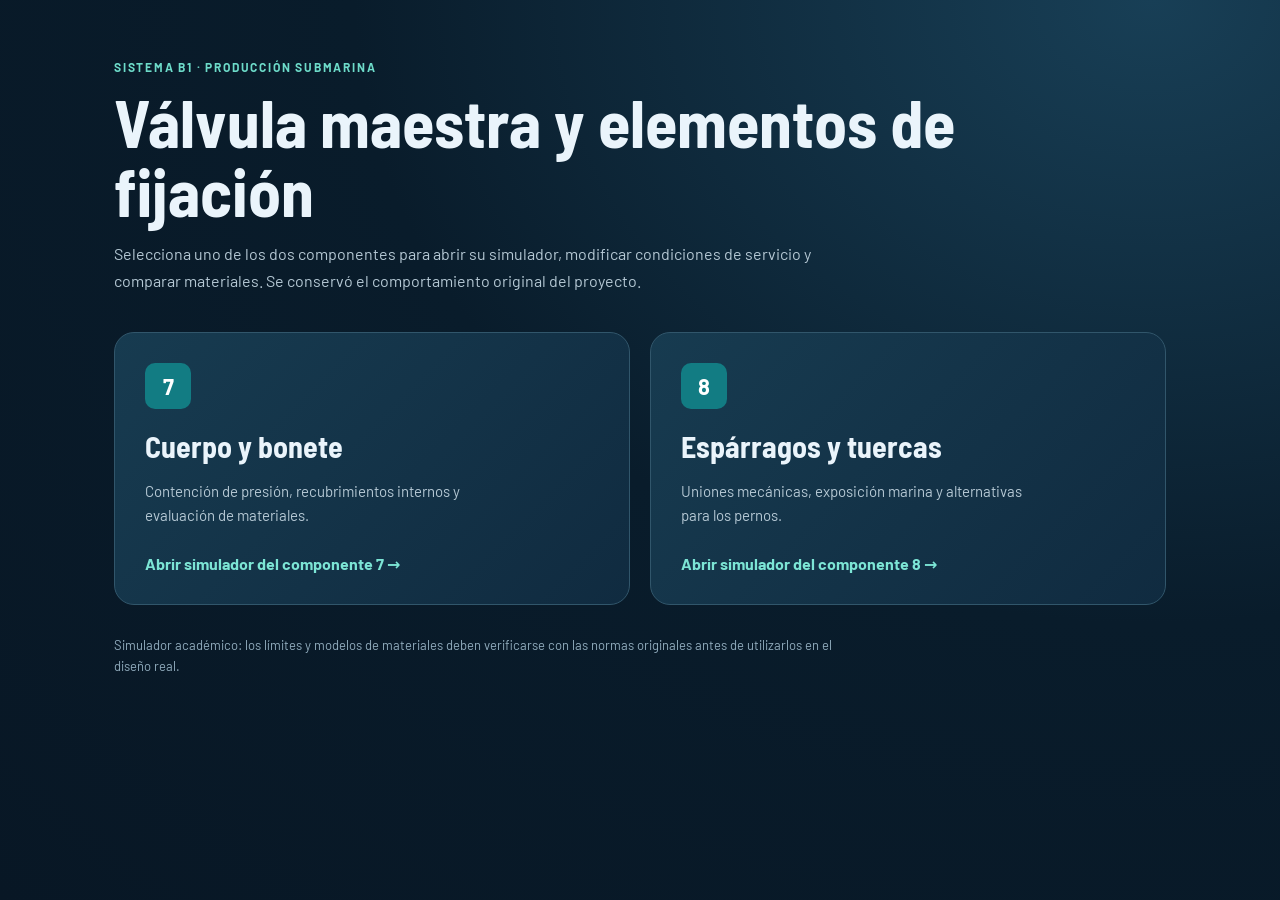
<file: B1_Valvula_Esparragos_Web/index.html>
<!DOCTYPE html>
<html lang="es"><head><meta charset="utf-8"><meta name="viewport" content="width=device-width,initial-scale=1"><title>B1 · Válvula maestra y fijaciones</title><link rel="preconnect" href="https://fonts.googleapis.com"><link rel="preconnect" href="https://fonts.gstatic.com" crossorigin><link href="https://fonts.googleapis.com/css2?family=Barlow:wght@400;500;600;700&family=Barlow+Semi+Condensed:wght@600;700;800&display=swap" rel="stylesheet"><style>
:root{color-scheme:dark}*{box-sizing:border-box}body{margin:0;min-height:100vh;background:radial-gradient(ellipse at 90% 0%,#183f56 0%,#091c2b 49%,#081725 100%);font-family:Barlow,system-ui,sans-serif;color:#eaf4fb}main{max-width:1100px;margin:0 auto;padding:60px 24px 85px}.eyebrow{color:#6ddbc9;letter-spacing:.15em;text-transform:uppercase;font-size:12px;font-weight:700}h1{font-family:'Barlow Semi Condensed',sans-serif;font-size:clamp(36px,6vw,66px);line-height:1.04;margin:14px 0 12px}p{color:#b5c8d4;line-height:1.65;max-width:730px}.grid{display:grid;grid-template-columns:repeat(2,minmax(0,1fr));gap:20px;margin-top:38px}.card{display:block;position:relative;text-decoration:none;color:inherit;background:linear-gradient(135deg,#173b50,#102b40);border:1px solid #31566b;border-radius:20px;padding:30px;min-height:260px;transition:.18s}.card:hover{transform:translateY(-4px);border-color:#72dacc;box-shadow:0 16px 32px #0004}.num{display:inline-flex;align-items:center;justify-content:center;background:#127c83;color:#fff;border-radius:10px;font-size:22px;width:46px;height:46px;font-weight:bold}h2{font-family:'Barlow Semi Condensed',sans-serif;font-size:30px;line-height:1.15;margin:20px 0 12px}.hint{font-size:15px;max-width:360px}.link{color:#7ce5d5;font-weight:700;margin-top:26px;display:block}.notice{font-size:13px;margin-top:30px;color:#91acbd}@media(max-width:650px){.grid{grid-template-columns:1fr}main{padding-top:35px}.card{min-height:200px}}
</style></head><body><main><div class="eyebrow">Sistema B1 · Producción submarina</div><h1>Válvula maestra y elementos de fijación</h1><p>Selecciona uno de los dos componentes para abrir su simulador, modificar condiciones de servicio y comparar materiales. Se conservó el comportamiento original del proyecto.</p><div class="grid"><a class="card" href="componentes/vmaestra.html"><span class="num">7</span><h2>Cuerpo y bonete</h2><p class="hint">Contención de presión, recubrimientos internos y evaluación de materiales.</p><span class="link">Abrir simulador del componente 7 →</span></a><a class="card" href="componentes/esparragos.html"><span class="num">8</span><h2>Espárragos y tuercas</h2><p class="hint">Uniones mecánicas, exposición marina y alternativas para los pernos.</p><span class="link">Abrir simulador del componente 8 →</span></a></div><p class="notice">Simulador académico: los límites y modelos de materiales deben verificarse con las normas originales antes de utilizarlos en el diseño real.</p></main></body></html>
</file>
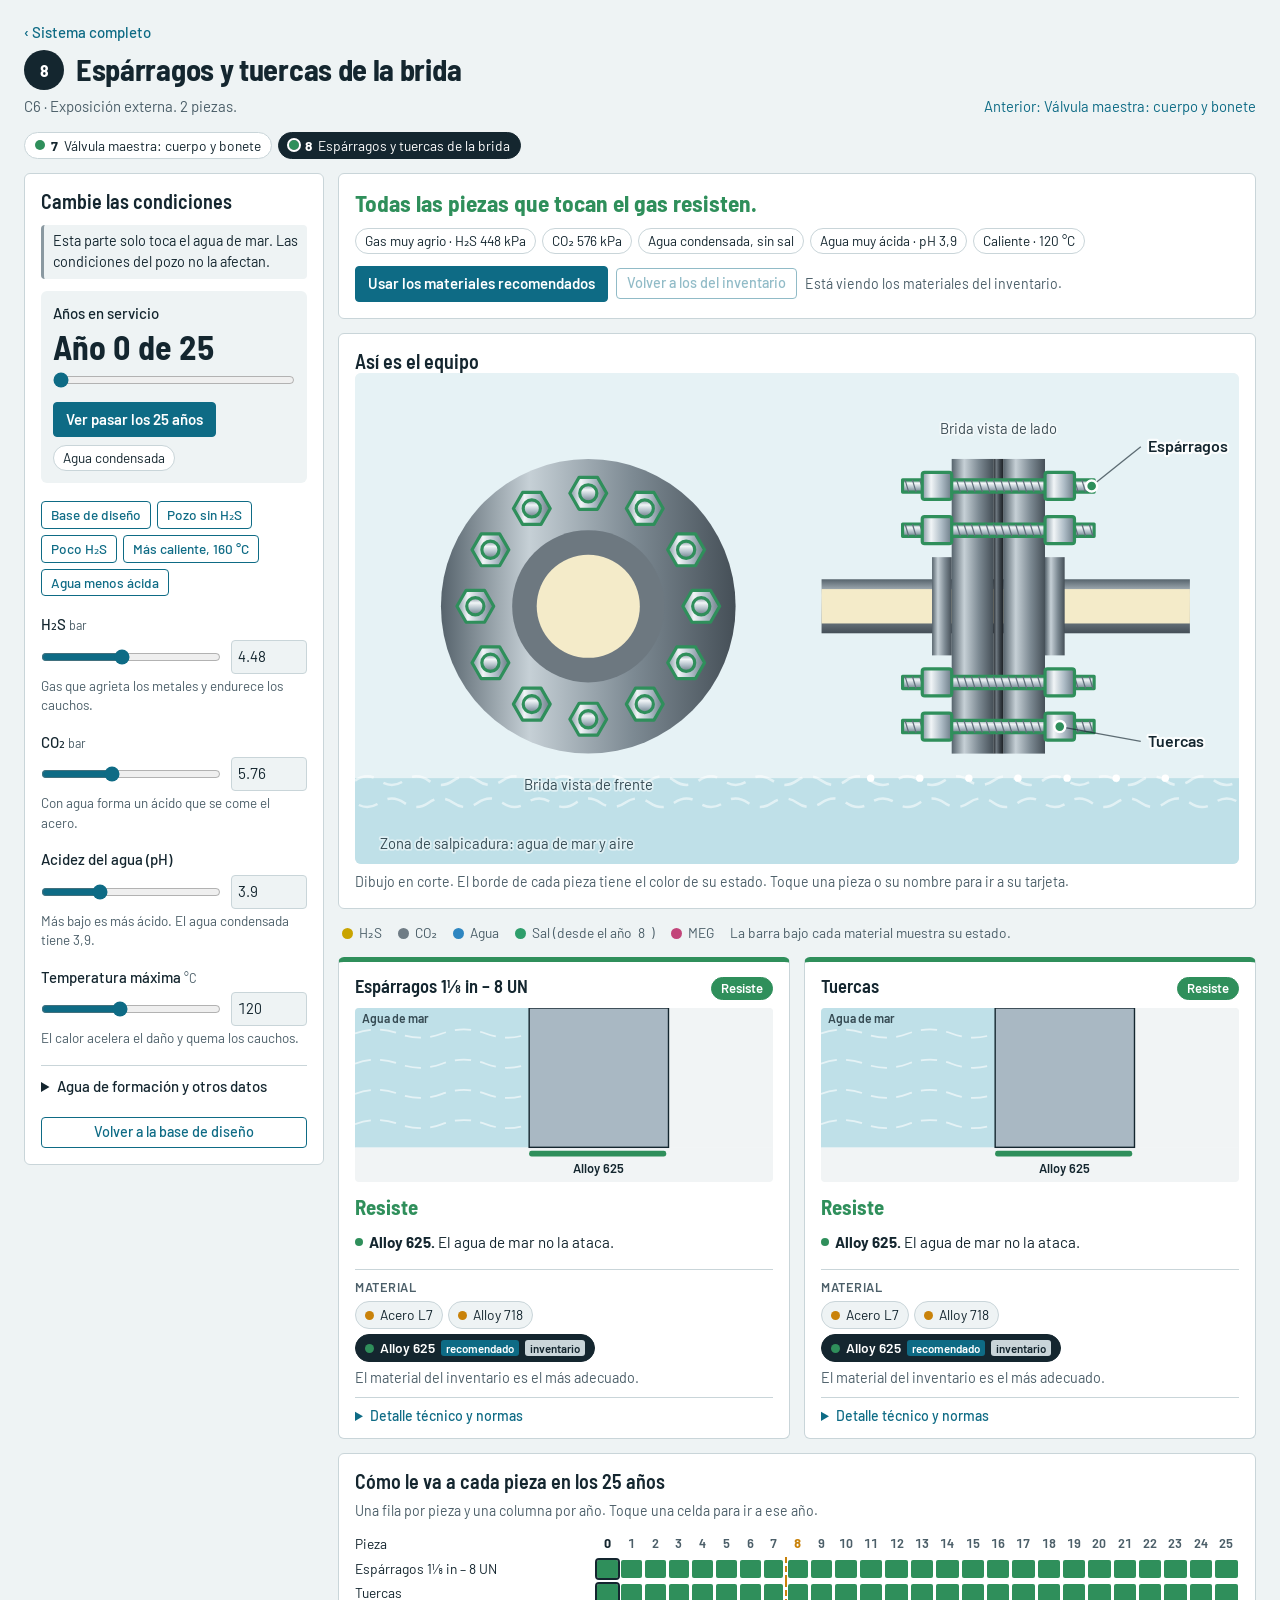
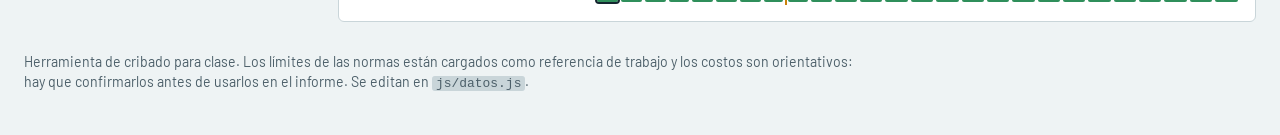
<file: B1_Valvula_Esparragos_Web/componentes/esparragos.html>
<!DOCTYPE html>
<html lang="es">
<head>
  <meta charset="utf-8">
  <meta name="viewport" content="width=device-width, initial-scale=1">
  <title>8 · Espárragos y tuercas de la brida · Simulador B1</title>
  <link rel="preconnect" href="https://fonts.googleapis.com">
  <link rel="preconnect" href="https://fonts.gstatic.com" crossorigin>
  <link href="https://fonts.googleapis.com/css2?family=Barlow:wght@400;500;600&family=Barlow+Semi+Condensed:wght@500;600;700&display=swap" rel="stylesheet">
  <link rel="stylesheet" href="../css/estilos.css">
  <link rel="stylesheet" href="../css/animacion.css">
  <link rel="stylesheet" href="../css/equipos.css">
  <link rel="stylesheet" href="../css/componente.css">
</head>

<!-- Simulador del componente 8: Espárragos y tuercas de la brida.
     Esta página solo indica cuál es su componente (data-comp).
     El contenido lo arma js/componente.js con los datos de js/datos.js. -->
<body data-comp="esparragos">
  <noscript>Este simulador necesita JavaScript activado.</noscript>

  <script src="../js/datos.js"></script>
  <script src="../js/modelo.js"></script>
  <script src="../js/memoria.js"></script>
  <script src="../js/animacion.js"></script>
  <script src="../js/equipos.js"></script>
  <script src="../js/componente.js"></script>
</body>
</html>
</file>
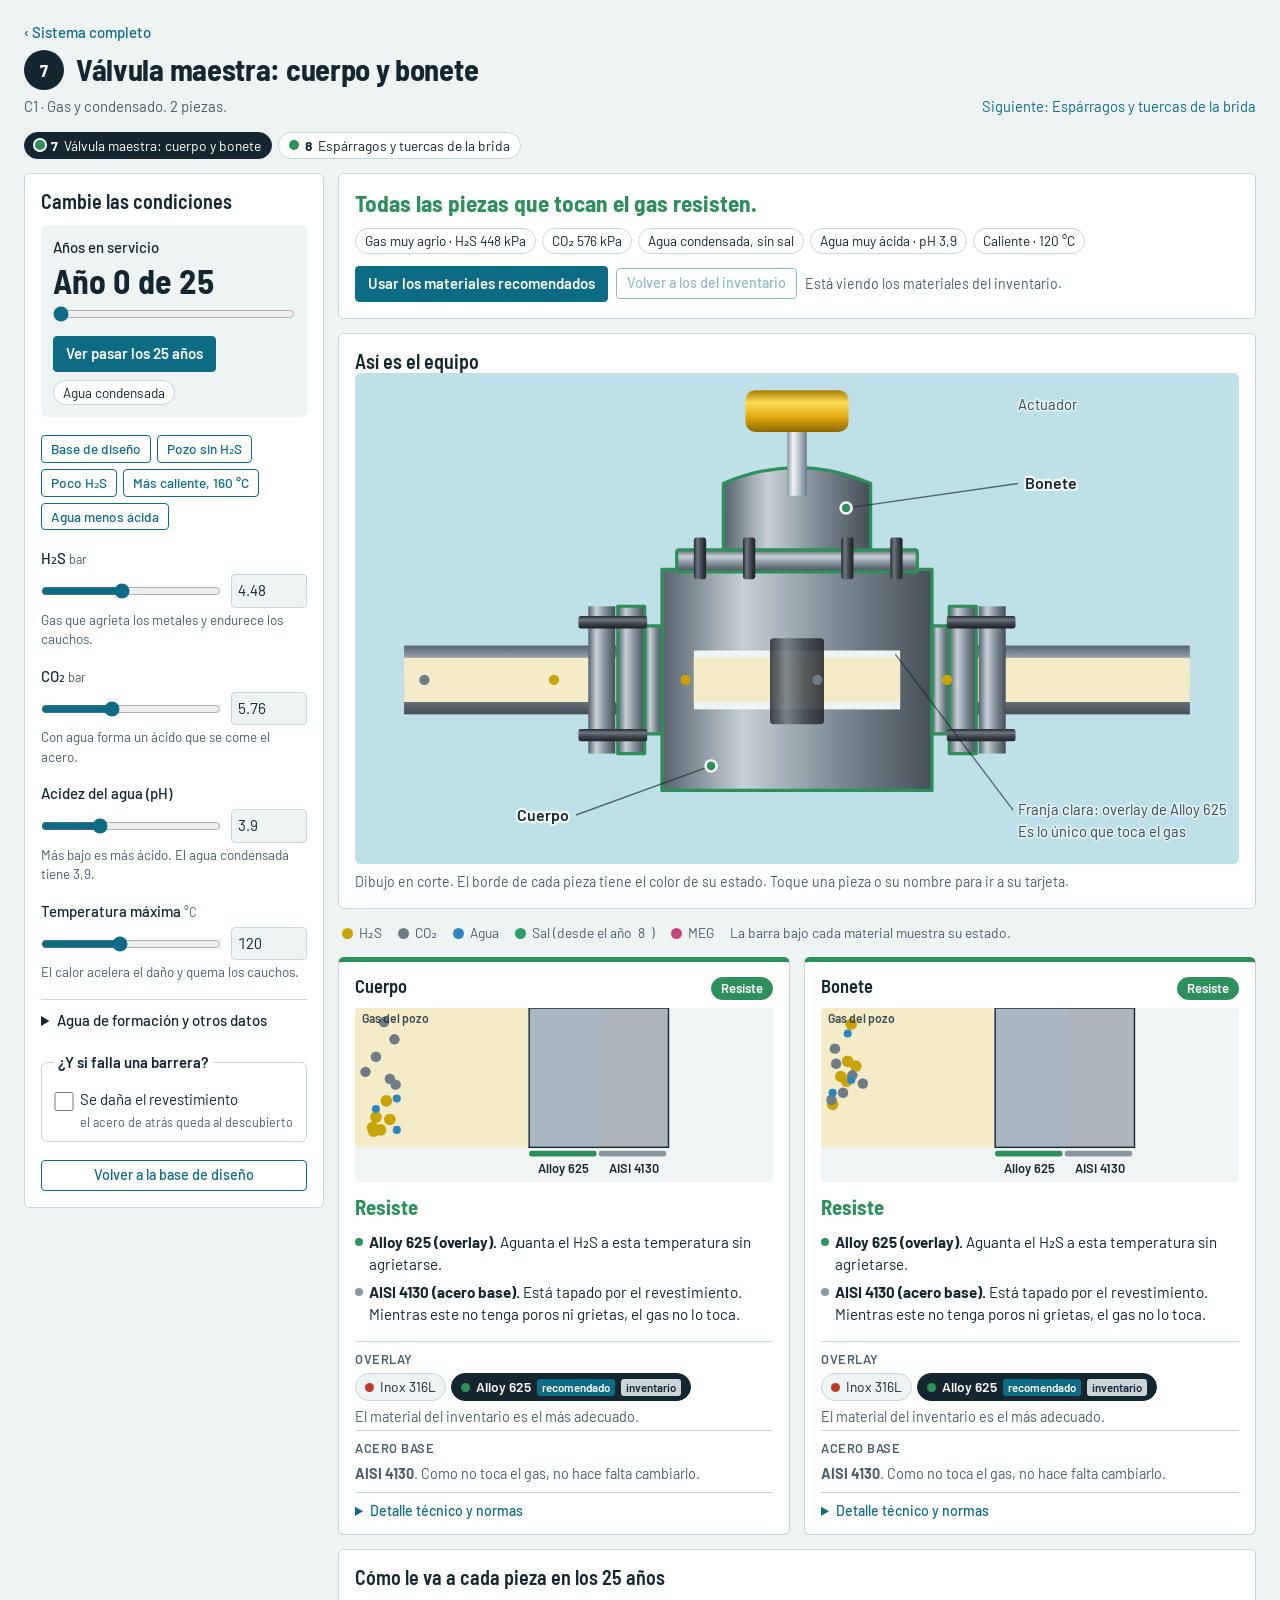
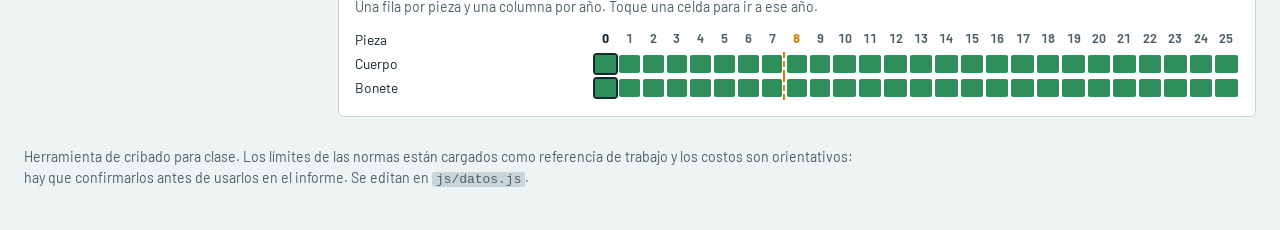
<file: B1_Valvula_Esparragos_Web/componentes/vmaestra.html>
<!DOCTYPE html>
<html lang="es">
<head>
  <meta charset="utf-8">
  <meta name="viewport" content="width=device-width, initial-scale=1">
  <title>7 · Válvula maestra: cuerpo y bonete · Simulador B1</title>
  <link rel="preconnect" href="https://fonts.googleapis.com">
  <link rel="preconnect" href="https://fonts.gstatic.com" crossorigin>
  <link href="https://fonts.googleapis.com/css2?family=Barlow:wght@400;500;600&family=Barlow+Semi+Condensed:wght@500;600;700&display=swap" rel="stylesheet">
  <link rel="stylesheet" href="../css/estilos.css">
  <link rel="stylesheet" href="../css/animacion.css">
  <link rel="stylesheet" href="../css/equipos.css">
  <link rel="stylesheet" href="../css/componente.css">
</head>

<!-- Simulador del componente 7: Válvula maestra: cuerpo y bonete.
     Esta página solo indica cuál es su componente (data-comp).
     El contenido lo arma js/componente.js con los datos de js/datos.js. -->
<body data-comp="vmaestra">
  <noscript>Este simulador necesita JavaScript activado.</noscript>

  <script src="../js/datos.js"></script>
  <script src="../js/modelo.js"></script>
  <script src="../js/memoria.js"></script>
  <script src="../js/animacion.js"></script>
  <script src="../js/equipos.js"></script>
  <script src="../js/componente.js"></script>
</body>
</html>
</file>
<file: B1_Valvula_Esparragos_Web/css/estilos.css>
/* =====================================================================
   estilos.css — Simulador B1
   Los colores están como variables: se cambian aquí arriba.
   ===================================================================== */
:root {
  --papel: #EEF3F4;
  --panel: #FFFFFF;
  --tinta: #14262F;
  --tinta2: #4C5F69;
  --linea: #C9D5D9;
  --acento: #0E6B85;

  --cielo: #E6F2F5;
  --mar: #BFE0E8;
  --lecho: #DCCFAC;
  --roca: #C2AB80;

  --ok: #2F8F5B;
  --cond: #C9820A;
  --no: #C0392B;
  --na: #8A99A1;

  --titulos: "Barlow Semi Condensed", "Arial Narrow", "Segoe UI", sans-serif;
  --texto: "Barlow", "Segoe UI", system-ui, sans-serif;
  color-scheme: light;
}

@media (prefers-color-scheme: dark) {
  :root {
    --papel: #0F1B21;
    --panel: #17272F;
    --tinta: #E6EEF0;
    --tinta2: #A3B5BC;
    --linea: #2E424B;
    --acento: #5CC3DD;

    --cielo: #1B323C;
    --mar: #17475A;
    --lecho: #5E5438;
    --roca: #473E29;

    --ok: #4FBF83;
    --cond: #E6A93A;
    --no: #EF7163;
    --na: #7F8F97;
    color-scheme: dark;
  }
}

* { box-sizing: border-box; }

body {
  margin: 0;
  background: var(--papel);
  color: var(--tinta);
  font-family: var(--texto);
  font-size: 15px;
  line-height: 1.45;
}

h1, h2, h3, h4 { font-family: var(--titulos); margin: 0; line-height: 1.15; }
h1 { font-size: 1.9rem; font-weight: 700; letter-spacing: -0.01em; }
h2 { font-size: 1.25rem; font-weight: 600; }
h3 { font-size: 1.35rem; font-weight: 700; }
h4 { font-size: 1.05rem; font-weight: 600; }
small { color: var(--tinta2); font-weight: 400; }
code { font-size: 0.92em; background: var(--linea); padding: 0 4px; border-radius: 3px; }

/* ---------- Estados ---------- */
.st-ok   { --st: var(--ok); }
.st-cond { --st: var(--cond); }
.st-no   { --st: var(--no); }
.st-na   { --st: var(--na); }

/* ---------- Cabecera ---------- */
.cabecera {
  display: flex; flex-wrap: wrap; gap: 12px 32px;
  justify-content: space-between; align-items: flex-end;
  padding: 22px 24px 14px;
}
.cabecera p { margin: 6px 0 0; color: var(--tinta2); max-width: 68ch; }
.leyenda { list-style: none; display: flex; flex-wrap: wrap; gap: 6px 18px; margin: 0; padding: 0; font-size: 0.9rem; }
.leyenda li { display: flex; align-items: center; gap: 6px; }
.punto { width: 12px; height: 12px; border-radius: 50%; background: var(--st); display: inline-block; }

/* ---------- Tablero ---------- */
.tablero {
  display: grid;
  grid-template-columns: 300px minmax(0, 1fr) 400px;
  grid-template-areas:
    "cond esquema detalle"
    "res  res     res";
  gap: 14px;
  padding: 0 24px 16px;
  align-items: start;
}
.condiciones   { grid-area: cond; }
.esquema       { grid-area: esquema; }
.detalle-comp  { grid-area: detalle; max-height: 1180px; overflow: auto; }
.vida-panel    { grid-area: vida; }
.resumen-panel { grid-area: res; }

.panel {
  background: var(--panel);
  border: 1px solid var(--linea);
  border-radius: 6px;
  padding: 16px;
  min-width: 0;
}

@media (max-width: 1280px) {
  .tablero {
    grid-template-columns: 300px minmax(0, 1fr);
    grid-template-areas: "cond esquema" "detalle detalle" "res res";
  }
  .detalle-comp { max-height: none; }
}
@media (max-width: 800px) {
  .tablero { grid-template-columns: minmax(0, 1fr); grid-template-areas: "cond" "esquema" "detalle" "res"; padding: 0 12px 12px; }
  .cabecera { padding: 16px 12px 10px; }
}

/* ---------- Condiciones ---------- */
.condiciones h2 { margin-bottom: 12px; }
.campo { margin-bottom: 16px; }
.campo label { display: block; font-weight: 500; margin-bottom: 4px; }
.par { display: grid; grid-template-columns: minmax(0, 1fr) 76px; gap: 10px; align-items: center; }
.fila { display: flex; flex-wrap: wrap; gap: 8px; align-items: center; margin-top: 8px; }

input[type="range"] { width: 100%; accent-color: var(--acento); margin: 0; }
input[type="number"] {
  width: 100%; padding: 5px 6px; font: inherit; font-variant-numeric: tabular-nums;
  color: var(--tinta); background: var(--papel);
  border: 1px solid var(--linea); border-radius: 4px;
}
.campo.corto { display: grid; grid-template-columns: minmax(0, 1fr) 92px; gap: 10px; align-items: center; margin-bottom: 10px; }
.campo.corto label { margin: 0; font-weight: 400; }

.campo-tiempo {
  background: var(--papel); border-radius: 6px; padding: 12px; margin-bottom: 18px;
}
.grande { display: block; font-family: var(--titulos); font-size: 2.1rem; font-weight: 700; line-height: 1.1; margin-bottom: 6px; font-variant-numeric: tabular-nums; }
.chip { font-size: 0.85rem; padding: 2px 9px; border-radius: 99px; border: 1px solid var(--linea); background: var(--panel); }
.chip.formacion { border-color: var(--cond); color: var(--cond); font-weight: 600; }

.boton {
  font: inherit; font-weight: 600; cursor: pointer;
  padding: 6px 12px; border-radius: 4px;
  border: 1px solid var(--acento); background: var(--acento); color: var(--panel);
}
.boton.suave { background: transparent; color: var(--acento); font-weight: 500; padding: 4px 10px; font-size: 0.9rem; }
.boton.ancho { width: 100%; margin-top: 6px; }
.boton:hover { filter: brightness(1.08); }

.mas { border-top: 1px solid var(--linea); padding: 10px 0 4px; }
.mas summary { cursor: pointer; font-weight: 500; margin-bottom: 10px; }

.escenarios { border: 1px solid var(--linea); border-radius: 6px; padding: 8px 12px 10px; margin: 6px 0 12px; }
.escenarios legend { font-weight: 600; padding: 0 4px; }
.escenarios label { display: grid; grid-template-columns: 20px 1fr; gap: 2px 6px; margin-top: 8px; cursor: pointer; }
.escenarios small { grid-column: 2; }
.escenarios input { accent-color: var(--acento); margin: 3px 0 0; }

:focus-visible { outline: 2px solid var(--acento); outline-offset: 2px; }

/* ---------- Lectura del ambiente ---------- */
.ambiente { display: grid; grid-template-columns: repeat(auto-fit, minmax(128px, 1fr)); gap: 8px 16px; margin: 0 0 10px; }
.ambiente div { border-left: 3px solid var(--linea); padding-left: 8px; }
.ambiente dt { font-size: 0.82rem; color: var(--tinta2); }
.ambiente dd { margin: 0; font-family: var(--titulos); font-size: 1.15rem; font-weight: 600; }
.ambiente .alerta { border-left-color: var(--cond); }

/* ---------- Esquema SVG ---------- */
#svg { width: 100%; height: auto; display: block; border-radius: 4px; }
.f-cielo { fill: var(--cielo); }
.f-mar   { fill: var(--mar); }
.f-lecho { fill: var(--lecho); }
.f-roca  { fill: var(--roca); }
.planta  { fill: var(--na); }
.t-fondo { font: 500 12px var(--texto); fill: var(--tinta); opacity: 0.75; }
.t-fondo.fuerte { font: 600 14px var(--titulos); opacity: 1; }
.detalle { fill: var(--panel); stroke: var(--tinta2); stroke-width: 1; }
.t-detalle { font: 600 13px var(--titulos); fill: var(--tinta2); }
.lupa { stroke: var(--tinta2); stroke-width: 1; stroke-dasharray: 4 3; fill: none; }

.comp { cursor: pointer; outline: none; }
.comp .trazo   { fill: none; stroke: var(--st); stroke-width: 3.5; stroke-linecap: square; }
.comp .trazo.fino { stroke-width: 2; }
.comp .relleno { fill: var(--st); stroke: var(--tinta); stroke-width: 1; }
.comp .hueco   { fill: var(--panel); stroke: var(--tinta); stroke-width: 1; opacity: 0.55; }
.comp .tubo    { fill: none; stroke: var(--st); stroke-width: 7; stroke-linejoin: round; stroke-linecap: round; }
.comp .tubo.meg { stroke-width: 3; stroke-dasharray: 9 5; }
.comp .guia    { stroke: var(--tinta); stroke-width: 1; opacity: 0.5; }
.marca circle, .marca .pastilla { fill: var(--panel); stroke: var(--st); stroke-width: 3; }
.marca .n   { font: 700 13px var(--titulos); fill: var(--tinta); text-anchor: middle; }
.marca .rot { font: 500 13.5px var(--texto); fill: var(--tinta); paint-order: stroke; stroke: var(--panel); stroke-width: 3px; stroke-opacity: 0.55; }
.comp:hover .marca .rot, .comp:focus-visible .marca .rot { text-decoration: underline; }
.comp:focus-visible .marca circle, .comp:focus-visible .marca .pastilla { stroke-width: 5; }
.comp.sel .marca circle, .comp.sel .marca .pastilla { fill: var(--tinta); stroke: var(--st); stroke-width: 4; }
.comp.sel .marca .n { fill: var(--panel); }
.comp.sel .marca .rot { font-weight: 700; }

.pie { color: var(--tinta2); font-size: 0.88rem; margin: 8px 0 0; }

/* ---------- Detalle del componente ---------- */
.det-cab { border-bottom: 1px solid var(--linea); padding-bottom: 10px; margin-bottom: 12px; }
.det-cab .sub { color: var(--tinta2); margin: 4px 0 8px; }
.sello {
  display: inline-block; font-size: 0.82rem; font-weight: 600; white-space: nowrap;
  padding: 1px 9px; border-radius: 99px;
  color: var(--st); border: 1.5px solid var(--st);
}
.sello.lleno { background: var(--st); color: var(--panel); }

.pieza { border-left: 4px solid var(--st); padding: 2px 0 2px 12px; margin-bottom: 18px; }
.pieza header { display: flex; justify-content: space-between; align-items: baseline; gap: 10px; }
.pieza .mat { color: var(--tinta2); margin: 2px 0 8px; font-size: 0.92rem; }
.capa { margin-bottom: 8px; }
.capa-tit { font-weight: 600; font-size: 0.95rem; }
.capa-tit small { font-weight: 400; }
.capa ul { list-style: none; margin: 4px 0 0; padding: 0; }
.capa li { position: relative; padding-left: 16px; margin-bottom: 4px; font-size: 0.93rem; }
.capa li::before { content: ""; position: absolute; left: 0; top: 0.5em; width: 9px; height: 9px; border-radius: 50%; background: var(--st); }
.capa li b { font-weight: 600; }
.nota { font-size: 0.9rem; background: var(--papel); border-radius: 4px; padding: 6px 9px; margin: 6px 0 0; }

/* ---------- Tablas ---------- */
.scroll { overflow-x: auto; }
table { border-collapse: collapse; width: 100%; }
th { font-family: var(--titulos); font-weight: 600; text-align: left; }

.vida { margin-top: 10px; font-size: 0.86rem; }
.vida th.nombre { min-width: 150px; max-width: 210px; font-family: var(--texto); font-weight: 400; padding: 2px 10px 2px 0; }
.vida thead th.nombre { text-align: left; }
.vida thead th:not(.nombre) { text-align: center; font-variant-numeric: tabular-nums; color: var(--tinta2); padding-bottom: 4px; min-width: 15px; }
.vida thead th.irr { color: var(--cond); font-weight: 700; }
.vida thead th.hoy { color: var(--tinta); font-weight: 700; }
.vida td { padding: 1.5px; cursor: pointer; }
.vida td span { display: block; height: 18px; border-radius: 2px; background: var(--st); }
.vida td.st-na span { opacity: 0.35; }
.vida td.hoy span { outline: 2px solid var(--tinta); outline-offset: 0; }
.vida td.irr { border-left: 2px dashed var(--cond); }

.resumen { font-size: 0.93rem; }
.resumen th, .resumen td { padding: 7px 12px 7px 0; border-bottom: 1px solid var(--linea); text-align: left; vertical-align: baseline; }
.resumen tbody tr { cursor: pointer; }
.resumen tbody tr:hover td, .resumen tbody tr.sel td { background: var(--papel); }
.resumen .cuenta { font-variant-numeric: tabular-nums; white-space: nowrap; }
.resumen .cuenta i { font-style: normal; color: var(--st); font-weight: 600; margin-right: 10px; }

.notas { padding: 0 24px 28px; color: var(--tinta2); font-size: 0.88rem; max-width: 110ch; }

@media (prefers-reduced-motion: reduce) { * { transition: none !important; } }
</file>
<file: B1_Valvula_Esparragos_Web/css/animacion.css>
/* =====================================================================
   animacion.css — Colores y movimiento del dibujo de cada pieza
   ===================================================================== */
:root {
  --a-gas: #F4EBC9;  --a-meg: #F6DCE6;  --a-mar: #BFE0E8;
  --a-anular: #DDE6E2;  --a-fuera: #E3E8EA;  --a-roca: #D2BE95;  --a-seco: #F1F4F5;
  --a-h2s: #C9A400;  --a-co2: #6F7C85;  --a-agua: #2E86C1;  --a-sal: #2E9E6B;  --a-megp: #C2457A;
}
@media (prefers-color-scheme: dark) {
  :root {
    --a-gas: #3E3920;  --a-meg: #46283A;  --a-mar: #17475A;
    --a-anular: #24353A;  --a-fuera: #22313A;  --a-roca: #4D4229;  --a-seco: #1B2B33;
    --a-h2s: #F1CF3B;  --a-co2: #B4C0C8;  --a-agua: #62B4EA;  --a-sal: #5FD39C;  --a-megp: #F08AB8;
  }
}

.anim { display: block; width: 100%; height: auto; border-radius: 4px; background: var(--a-seco); }
.m-gas { fill: var(--a-gas); }   .m-meg { fill: var(--a-meg); }   .m-mar { fill: var(--a-mar); }
.m-anular { fill: var(--a-anular); }  .m-fuera { fill: var(--a-fuera); }  .m-roca { fill: var(--a-roca); }  .m-seco { fill: var(--a-seco); }

.rot-medio { font: 600 10.5px var(--texto); fill: var(--tinta); opacity: 0.8; }
.rot-capa { font: 600 11px var(--texto); fill: var(--tinta); text-anchor: middle; }
.rot-inserto { font: 600 10px var(--texto); fill: var(--tinta); text-anchor: end; paint-order: stroke; stroke: var(--a-gas); stroke-width: 3px; }
.capa-mat { stroke: none; }
.capa-mat.apagada { opacity: 0.55; }
.marco { fill: none; stroke: var(--tinta); stroke-width: 1.2; }
.grano { fill: #7d776a; opacity: 0.6; }
.ola { fill: none; stroke: var(--panel); stroke-width: 1.5; opacity: 0.6; stroke-dasharray: 14 8; animation: ola 3s linear infinite; }

/* partículas */
.pt.h2s { fill: var(--a-h2s); }  .pt.co2 { fill: var(--a-co2); }  .pt.agua { fill: var(--a-agua); }
.pt.sal { fill: var(--a-sal); }  .pt.meg { fill: var(--a-megp); }
.pt.entra  { animation: entra var(--d, 3s) linear var(--r, 0s) infinite; }
.pt.rebota { animation: rebota var(--d, 3s) ease-in-out var(--r, 0s) infinite; }
.pt.baja   { animation: baja var(--d, 4s) linear var(--r, 0s) infinite; }
.pt.chorro { animation: chorro 1.4s linear infinite; }

/* daño */
.grieta { fill: none; stroke-width: 3; stroke-linecap: round; stroke-linejoin: round; stroke-dasharray: 1; stroke-dashoffset: 1; animation: rajar 3.2s ease-in var(--r, 0s) infinite; }
.grieta.dos { stroke-width: 2; animation-delay: 0.8s; }
.grieta.corta { stroke-width: 1.6; animation-duration: 4s; }
.comido { animation: carcome 2.4s ease-in-out infinite; }
.late { transform-box: fill-box; transform-origin: center; animation: late 2.6s ease-in-out var(--r, 0s) infinite; }
.oxido { fill: #B5651D; opacity: 0.85; }
.migaja { fill: #8d877a; animation: cae 3s ease-in var(--r, 0s) infinite; }
.fuga path { fill: none; stroke: var(--no); stroke-width: 3; stroke-linecap: round; stroke-linejoin: round; animation: fuga 1s ease-in-out infinite; }
.fuga text { font: 700 12px var(--titulos); fill: var(--no); }

@keyframes entra  { 0% { transform: translateX(0); opacity: 0; } 12% { opacity: 1; } 80% { opacity: 1; } 100% { transform: translateX(118px); opacity: 0; } }
@keyframes rebota { 0% { transform: translateX(0); opacity: 0; } 12% { opacity: 1; } 50% { transform: translateX(102px); } 88% { opacity: 1; } 100% { transform: translateX(0); opacity: 0; } }
@keyframes baja   { from { transform: translateY(0); } to { transform: translateY(132px); } }
@keyframes chorro { from { transform: translateX(0); opacity: 1; } to { transform: translateX(var(--w, 40px)); opacity: 0.2; } }
@keyframes rajar  { 0% { stroke-dashoffset: 1; } 55%, 90% { stroke-dashoffset: 0; } 100% { stroke-dashoffset: 0; opacity: 0; } }
@keyframes carcome { 0%, 100% { opacity: 1; } 50% { opacity: 0.82; } }
@keyframes late   { 0%, 100% { transform: scale(0.75); } 50% { transform: scale(1.1); } }
@keyframes cae    { 0% { transform: translate(0, 0); opacity: 1; } 100% { transform: translate(-22px, 60px); opacity: 0; } }
@keyframes fuga   { 0%, 100% { transform: translateX(0); } 50% { transform: translateX(6px); } }
@keyframes ola    { to { stroke-dashoffset: -44; } }

@media (prefers-reduced-motion: reduce) {
  .anim * { animation: none !important; }
  .grieta { stroke-dashoffset: 0; }
}
</file>
<file: B1_Valvula_Esparragos_Web/css/equipos.css>
/* =====================================================================
   equipos.css — Colores y movimiento del dibujo realista de cada equipo
   ===================================================================== */
.equipo-svg { display: block; width: 100%; height: auto; border-radius: 6px; background: var(--a-seco); }

/* fondos */
.eq-agua     { fill: var(--a-mar); }
.eq-cielo    { fill: var(--cielo); }
.eq-seco     { fill: var(--a-seco); }
.eq-anular   { fill: var(--a-anular); }
.eq-gasfondo { fill: var(--a-gas); }
.eq-megfondo { fill: var(--a-meg); }
.eq-hueco    { fill: var(--a-fuera); }
.eq-roca     { fill: var(--a-roca); }
.eq-suelo    { fill: var(--lecho); }
.eq-grano    { fill: var(--tinta); opacity: 0.22; }
.eq-fantasma { fill: var(--na); fill-opacity: 0.28; stroke: var(--tinta2); stroke-width: 1.5; stroke-dasharray: 6 4; }
.eq-planta rect, .eq-planta path { fill: var(--na); stroke: var(--na); opacity: 0.55; }
.eq-ola { fill: none; stroke: var(--panel); stroke-width: 2; opacity: 0.55; stroke-dasharray: 16 9; animation: ola 3s linear infinite; }
.eq-limite { stroke: var(--tinta); stroke-width: 1.5; stroke-dasharray: 7 5; fill: none; opacity: 0.7; }
.eq-chispa { fill: none; stroke: var(--cond); stroke-width: 3; stroke-linejoin: round; animation: parpadea 1.4s steps(2) infinite; }

/* tubos dibujados con trazo */
.eq-tubo   { fill: none; stroke: #6d7a83; stroke-width: 26; stroke-linejoin: round; }
.eq .eq-tubo.s { stroke: #6d7a83; stroke-width: 22; paint-order: stroke; filter: drop-shadow(0 0 0 var(--st)); }
.eq-brillo { fill: none; stroke: #dfe6ea; stroke-width: 6; opacity: 0.55; stroke-linejoin: round; pointer-events: none; }
.eq-tubito { fill: none; stroke: #8496a2; stroke-width: 7; }
.eq-cable  { stroke: #3a4249; stroke-width: 4; fill: none; }
.eq-resorte { fill: none; stroke: #4a555d; stroke-width: 3; stroke-linejoin: round; }

/* piezas: el borde lleva el color del estado */
.eq { cursor: pointer; }
.eq .s { stroke: var(--st, var(--tinta)); stroke-width: 2.6; stroke-linejoin: round; }
.eq .eq-cable.s { stroke: var(--st, #3a4249); stroke-width: 4; }
.eq .eq-tubo.s { stroke-width: 22; stroke: #6d7a83; filter: drop-shadow(0 0 2.5px var(--st)) drop-shadow(0 0 2.5px var(--st)); }
.eq.st-no .s { animation: alarmaEq 1.1s ease-in-out infinite; }
.eq:hover, .eq.foco { filter: brightness(1.18); }

/* rótulos */
.eq-tag { cursor: pointer; }
.eq-tag text { font: 600 13px var(--texto); fill: var(--tinta); paint-order: stroke; stroke: var(--panel); stroke-width: 3.5px; stroke-opacity: 0.8; }
.eq-tag:hover text, .eq-tag.foco text { text-decoration: underline; }
.eq-guia { stroke: var(--tinta); stroke-width: 1.1; fill: none; opacity: 0.65; }
.eq-pt { fill: var(--st, var(--tinta)); stroke: var(--panel); stroke-width: 2; }
.eq-tag.st-no .eq-pt { animation: late 1.1s ease-in-out infinite; transform-box: fill-box; transform-origin: center; }
.eq-nota { font: 400 12px var(--texto); fill: var(--tinta); opacity: 0.8; paint-order: stroke; stroke: var(--panel); stroke-width: 3px; stroke-opacity: 0.6; }

/* partículas */
.eq-part { pointer-events: none; }
.eq-h2s { fill: var(--a-h2s); }  .eq-co2 { fill: var(--a-co2); }  .eq-megp { fill: var(--a-megp); }
.eq-sal { fill: var(--a-sal); display: none; }
.equipo-svg.con-sal .eq-sal { display: inline; }
.equipo-svg.sin-h2s .eq-h2s { fill: var(--a-agua); }
.eq-gota { fill: var(--panel); animation: salpica 1.6s ease-out var(--r, 0s) infinite; }

/* partes móviles */
.eq-flapper   { transform-box: view-box; transform-origin: 396px 256px; animation: flapper 7s ease-in-out infinite; }
.eq-compuerta { animation: compuerta 6s ease-in-out infinite; }
.eq-compuerta.lado  { animation-name: compuertaLado; }
.eq-compuerta.lento { animation-duration: 9s; animation-name: compuertaTrim; }
.eq-bola      { transform-box: view-box; transform-origin: 340px 240px; animation: bola 9s ease-in-out infinite; }
.eq-goma      { transform-box: fill-box; transform-origin: center; animation: goma 4s ease-in-out infinite; }

@keyframes flapper       { 0%, 12% { transform: rotate(0deg); } 30%, 82% { transform: rotate(-84deg); } 100% { transform: rotate(0deg); } }
@keyframes compuerta     { 0%, 100% { transform: translateY(0); } 50% { transform: translateY(-14px); } }
@keyframes compuertaLado { 0%, 100% { transform: translateX(0); } 50% { transform: translateX(-10px); } }
@keyframes compuertaTrim { 0%, 20%, 100% { transform: translateY(0); } 55%, 70% { transform: translateY(-34px); } }
@keyframes bola          { 0%, 25%, 100% { transform: rotate(0deg); } 55%, 70% { transform: rotate(32deg); } }
@keyframes goma          { 0%, 100% { transform: scaleY(1); } 50% { transform: scaleY(0.975); } }
@keyframes alarmaEq      { 0%, 100% { stroke-width: 2.6; } 50% { stroke-width: 6; } }
@keyframes parpadea      { 0% { opacity: 1; } 100% { opacity: 0.15; } }
@keyframes salpica       { 0% { transform: translateY(0); opacity: 0.9; } 100% { transform: translateY(-46px); opacity: 0; } }

/* panel del equipo y destello de la tarjeta elegida */
.equipo .pie { margin-top: 8px; }
.tarjeta.destello { animation: destello 1.2s ease-out; }
@keyframes destello { 0% { box-shadow: 0 0 0 6px var(--acento); } 100% { box-shadow: 0 0 0 0 transparent; } }

@media (prefers-reduced-motion: reduce) {
  .equipo-svg *, .tarjeta.destello { animation: none !important; }
  .eq-part { display: none; }
}
</file>
<file: B1_Valvula_Esparragos_Web/css/componente.css>
/* =====================================================================
   componente.css — Estilos propios de las páginas por componente
   Se carga después de estilos.css y usa sus mismas variables.
   ===================================================================== */

.volver { color: var(--acento); font-weight: 500; text-decoration: none; }
.volver::before { content: "‹ "; }
.volver:hover, .paso a:hover, .abrir:hover { text-decoration: underline; }

.cabecera h1 { display: flex; align-items: center; gap: 12px; margin-top: 6px; }
.cabecera .num {
  font-size: 1.1rem; min-width: 40px; height: 40px; padding: 0 10px;
  display: inline-flex; align-items: center; justify-content: center;
  border-radius: 99px; background: var(--tinta); color: var(--panel);
}
.paso { display: flex; flex-direction: column; gap: 4px; text-align: right; font-size: 0.92rem; }
.paso a { color: var(--acento); text-decoration: none; }

/* ---------- Tira de componentes ---------- */
.tira { display: flex; flex-wrap: wrap; gap: 6px; padding: 0 24px 14px; }
.tira a {
  display: inline-flex; align-items: center; gap: 6px;
  padding: 3px 10px; border-radius: 99px; font-size: 0.86rem;
  color: var(--tinta); text-decoration: none;
  background: var(--panel); border: 1px solid var(--linea);
}
.tira a:hover { border-color: var(--tinta2); }
.tira a.aqui { background: var(--tinta); color: var(--panel); border-color: var(--tinta); }
.tira .punto { width: 10px; height: 10px; }
.tira a.aqui .punto { outline: 2px solid var(--panel); }

/* ---------- Tablero de dos columnas ---------- */
.tablero-comp {
  display: grid; grid-template-columns: 300px minmax(0, 1fr);
  gap: 14px; padding: 0 24px 16px; align-items: start;
}
.tablero-comp > .condiciones { grid-area: auto; grid-column: 1; grid-row: 1; }
.columna { display: grid; gap: 14px; min-width: 0; grid-column: 2; grid-row: 1; }
.presets { margin: -8px 0 16px; }
.nota.aviso { margin: 0 0 12px; border-left: 3px solid var(--na); }

@media (max-width: 800px) {
  .tablero-comp { grid-template-columns: minmax(0, 1fr); padding: 0 12px 12px; }
  .tablero-comp > .condiciones { grid-column: 1; grid-row: 1; }
  .columna { grid-column: 1; grid-row: 2; }
  .tira { padding: 0 12px 12px; }
  .paso { text-align: left; }
}

/* ---------- Condiciones en lenguaje sencillo ---------- */
.ayuda { margin: 3px 0 0; font-size: 0.84rem; color: var(--tinta2); }
.rapidos { display: flex; flex-wrap: wrap; gap: 6px; margin: 0 0 18px; }
.rapidos .boton { font-size: 0.85rem; padding: 3px 9px; }

/* ---------- Veredicto ---------- */
.veredicto .frase { font-family: var(--titulos); font-size: 1.45rem; font-weight: 600; line-height: 1.2; margin: 0 0 10px; }
.veredicto .frase b { color: var(--st); }
.chips { display: flex; flex-wrap: wrap; gap: 6px; margin-bottom: 12px; }
.veredicto .fila { margin-top: 0; }
.veredicto .pie { margin: 0; }
.boton:disabled { opacity: 0.45; cursor: default; }

.leyenda-pt { list-style: none; display: flex; flex-wrap: wrap; gap: 4px 16px; margin: 0; padding: 0 4px; font-size: 0.86rem; color: var(--tinta2); }
.leyenda-pt li { display: flex; align-items: center; gap: 6px; }
.leyenda-pt i { width: 11px; height: 11px; border-radius: 50%; display: inline-block; }
.pt-h2s { background: var(--a-h2s); } .pt-co2 { background: var(--a-co2); } .pt-agua { background: var(--a-agua); }
.pt-sal { background: var(--a-sal); } .pt-meg { background: var(--a-megp); }

/* ---------- Tarjetas de pieza ---------- */
.tarjetas { display: grid; grid-template-columns: repeat(auto-fill, minmax(380px, 1fr)); gap: 14px; }
.tarjeta {
  background: var(--panel); border: 1px solid var(--linea); border-top: 5px solid var(--st);
  border-radius: 6px; padding: 14px 16px 12px; min-width: 0;
  display: flex; flex-direction: column; gap: 8px;
}
.tarjeta header { display: flex; justify-content: space-between; align-items: baseline; gap: 10px; }
.tarjeta h3 { font-size: 1.15rem; font-weight: 600; }
.t-titular { margin: 2px 0 0; font-family: var(--titulos); font-size: 1.3rem; font-weight: 700; color: var(--st); }
.tarjeta.st-na .t-titular { color: var(--tinta2); }
.t-como p { margin: 0 0 6px; padding-left: 14px; position: relative; font-size: 0.95rem; }
.t-como p::before { content: ""; position: absolute; left: 0; top: 0.5em; width: 8px; height: 8px; border-radius: 50%; background: var(--st); }

.grupo-mat { border-top: 1px solid var(--linea); padding-top: 8px; margin-top: 2px; }
.g-tit { font-size: 0.8rem; font-weight: 600; color: var(--tinta2); text-transform: uppercase; letter-spacing: 0.04em; margin-bottom: 5px; }
.g-msj { margin: 6px 0 0; font-size: 0.9rem; color: var(--tinta2); }
.opciones { display: flex; flex-wrap: wrap; gap: 5px; }
.opcion {
  font: inherit; font-size: 0.86rem; cursor: pointer;
  display: inline-flex; align-items: center; gap: 6px;
  padding: 3px 9px; border-radius: 99px;
  color: var(--tinta); background: var(--papel); border: 1.5px solid var(--linea);
}
.opcion .punto { width: 9px; height: 9px; }
.opcion:hover { border-color: var(--tinta2); }
.opcion.elegida { background: var(--tinta); color: var(--panel); border-color: var(--tinta); font-weight: 600; }
.opcion em { font-style: normal; font-size: 0.72rem; font-weight: 600; padding: 0 5px; border-radius: 3px; background: var(--linea); color: var(--tinta); }
.opcion em.rec { background: var(--acento); color: var(--panel); }

.t-tec { border-top: 1px solid var(--linea); padding-top: 8px; margin-top: auto; font-size: 0.88rem; }
.t-tec summary { cursor: pointer; color: var(--acento); font-weight: 500; }
.t-tec p { margin: 8px 0 4px; }
.t-tec ul { list-style: none; margin: 0; padding: 0; }
.t-tec li { position: relative; padding-left: 14px; margin-bottom: 4px; }
.t-tec li::before { content: ""; position: absolute; left: 0; top: 0.5em; width: 8px; height: 8px; border-radius: 50%; background: var(--st); }

.abrir { display: inline-block; color: var(--acento); font-weight: 600; text-decoration: none; }

@media (max-width: 800px) { .tarjetas { grid-template-columns: minmax(0, 1fr); } }
</file>
